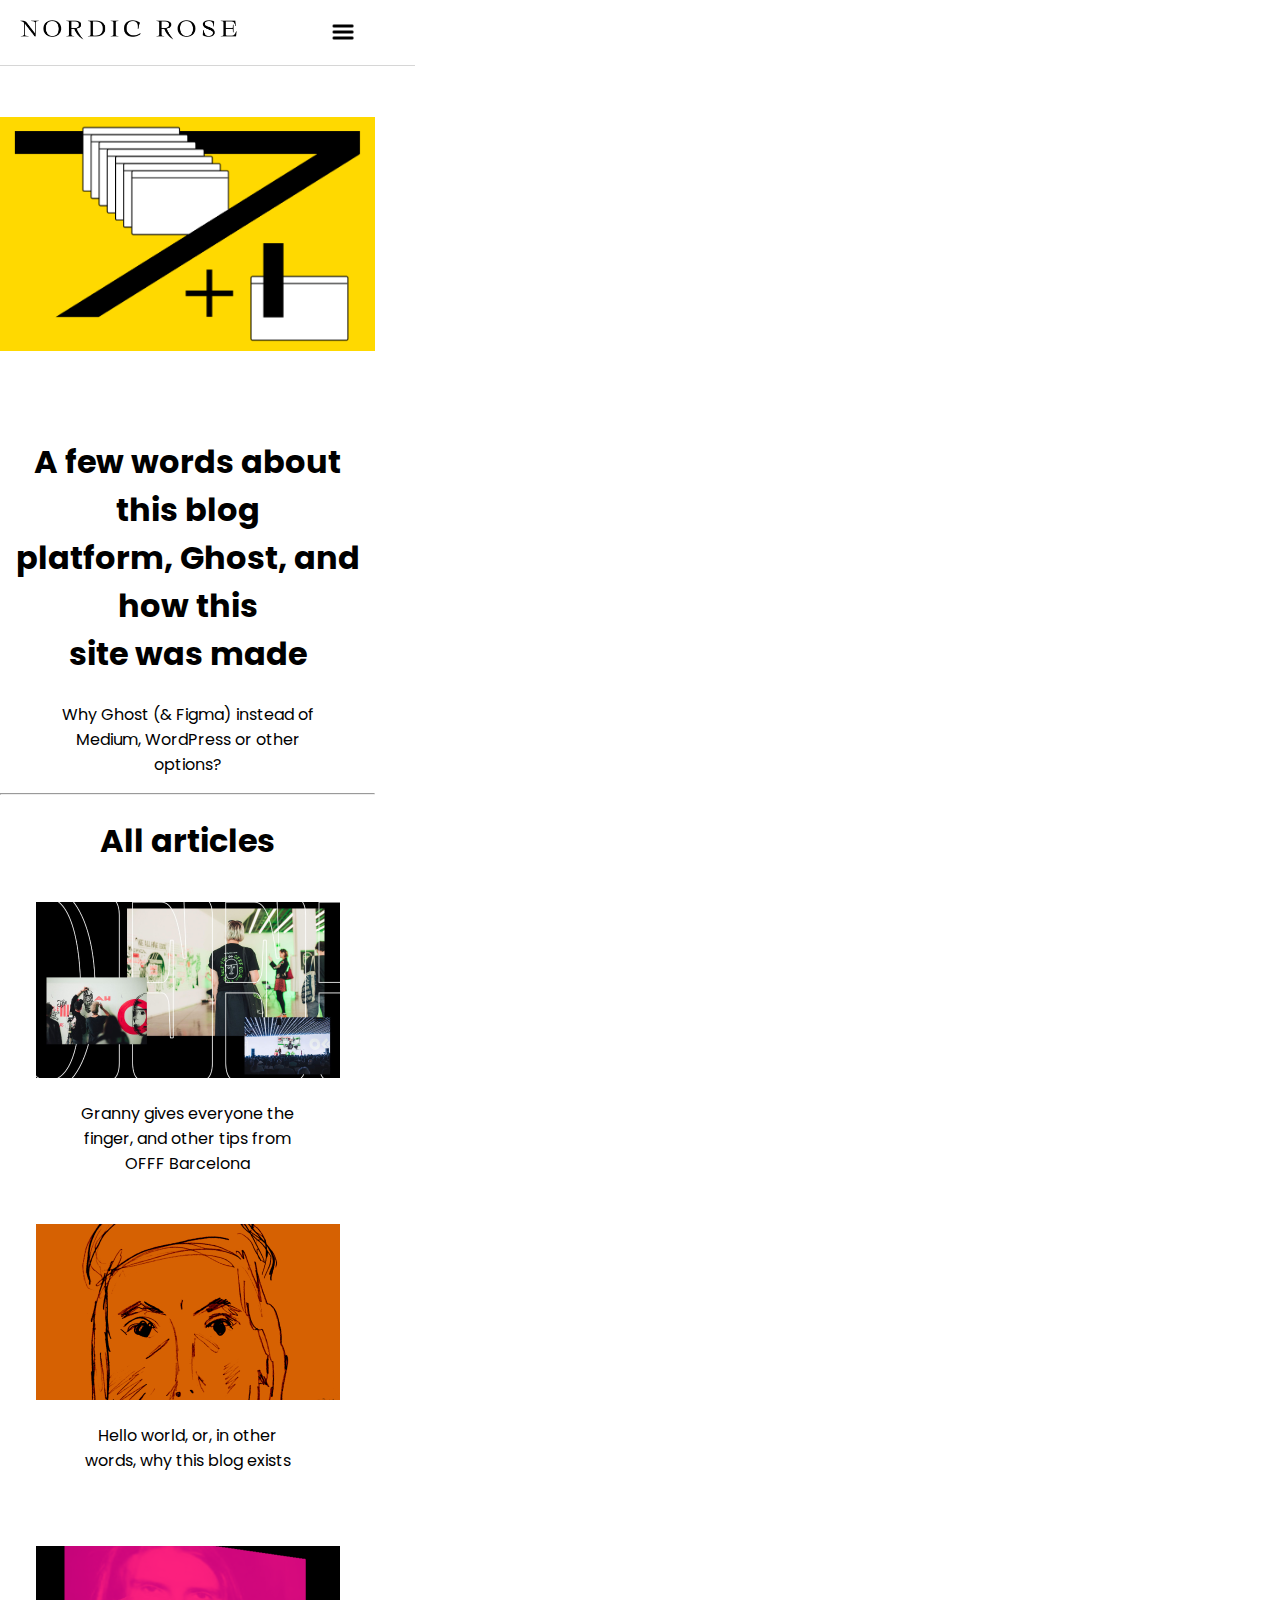
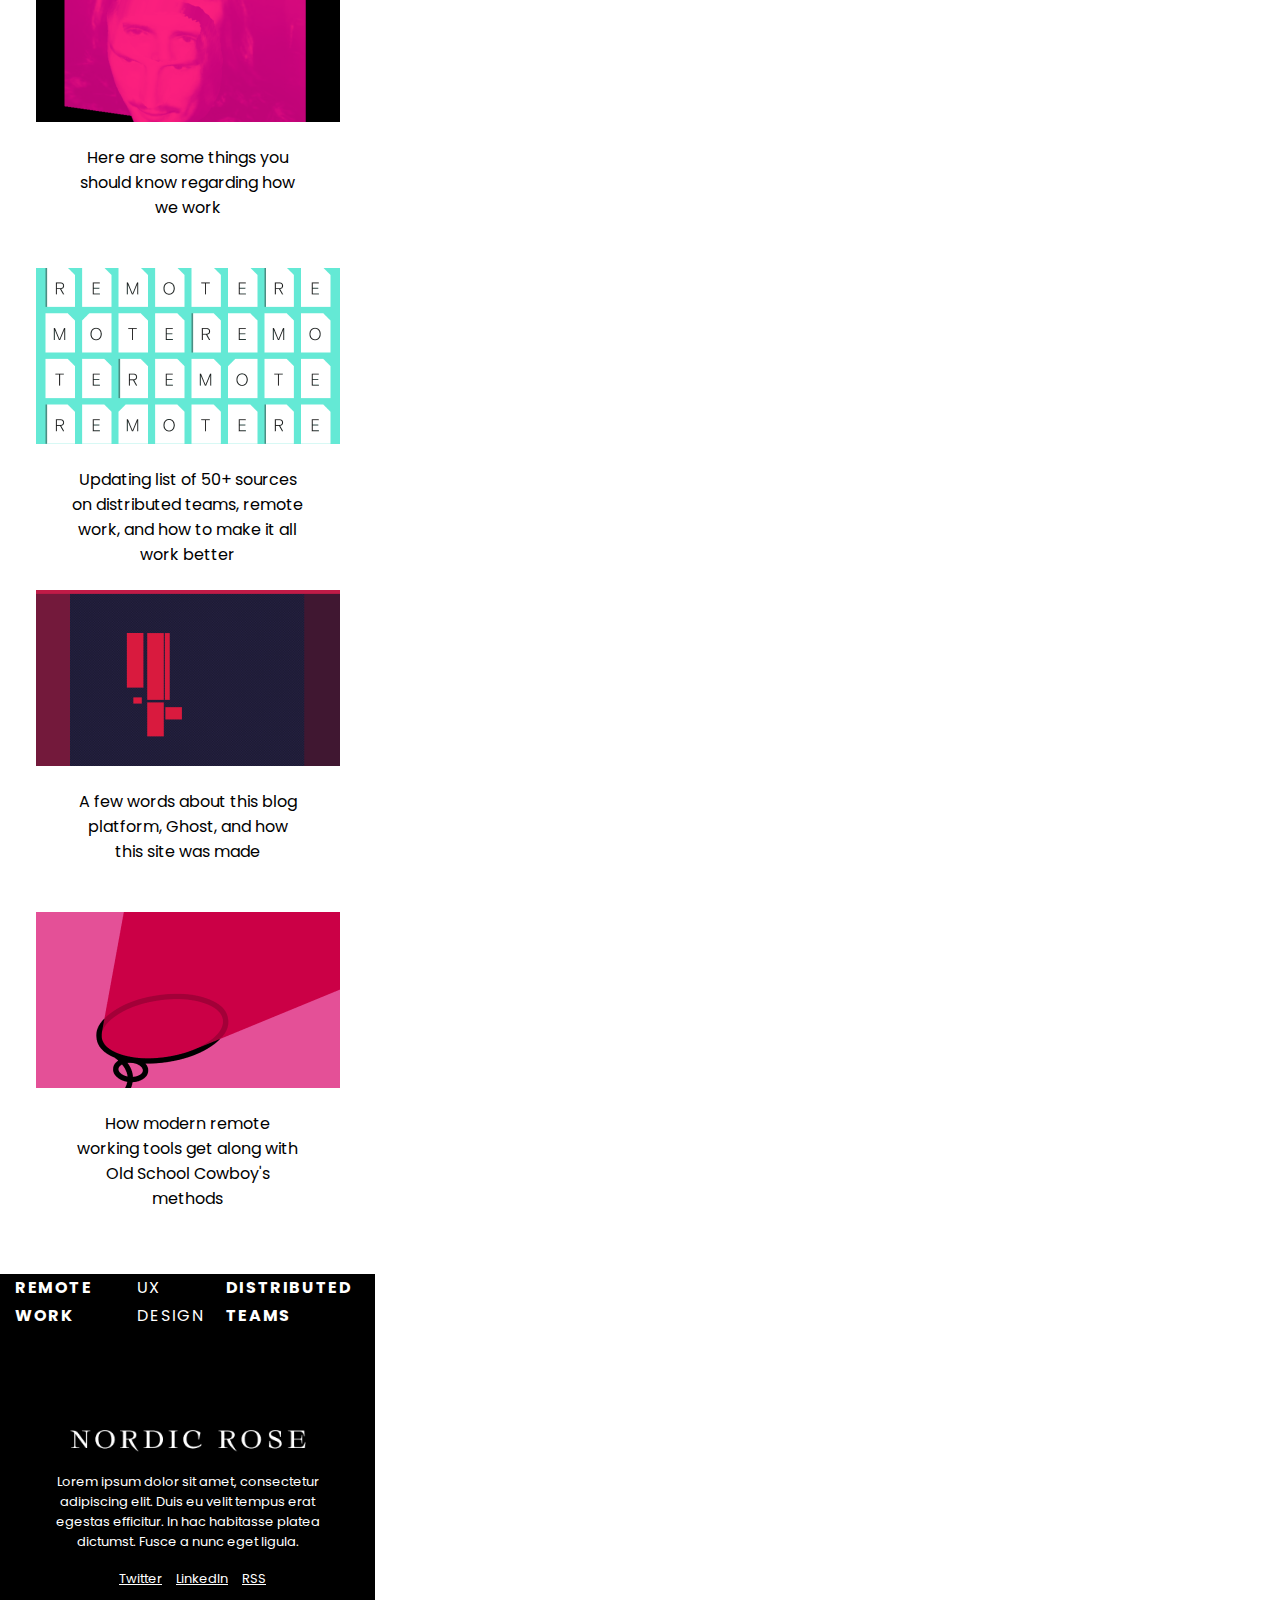
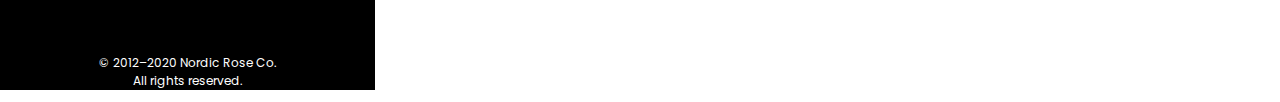
<file: index.html>
<!DOCTYPE html>
<html lang="en">
<head>
    <meta charset="UTF-8">
    <meta http-equiv="X-UA-Compatible" content="IE=edge">
    <meta name="viewport" content="width=device-width, initial-scale=1.0">
    <title>Project</title>
    <link rel="stylesheet" href="style.css">
</head>
<body>
<div class="navbar">
    <div class="container">
        
        <img class="logo" src="images/NORDIC ROSE.jng" alt="">
        
        <img class="burger" src="images/burger.png" alt="">
        
        
        
            <nav>
                <img class="exit" src="images/hiksa.png" alt="">
                
                <ul class="first-nav">
                    <li class="nav"><a href="#">BLOG</a></li>
                    <li class="nav"><a href="#">ABOUT</a></li>
                    <li class="nav"><a href="#">LINKS</a></li>
                    <li class="nav"><a href="#">PROJECTS</a></li>
            
                </ul>
            </nav>
        </div>
    </div>
    
    <div class="container-1">
        <img class="photo" src="images/image 2.png" alt="">
        
    
            <h1>
                <br> A few words about this blog 
                <br> platform, Ghost, and how this 
                <br> site was made
            </h1>
            <div class="text-1"><p>Why Ghost (& Figma) instead of 
               <br> Medium, WordPress or other 
                <br>options?</p>
            </div>
                <hr />
                <h2>
                    All articles
                </h2>
             
    </div>
    <div class="container-2">
        <div class="first-column"> 
         <div class="block">
            <a href="article.html"><img src="images/2.png"></a>
            <p>
                Granny gives everyone the 
                <br>finger, and other tips from
                <br> OFFF Barcelona
            </p>
         </div>
         <div class="block">
            <a href="article.html"><img src="images/3.png"></a>
            <p>
                Hello world, or, in other
                <br> words, why this blog exists
                

            </p>
            </div>
            <div class="block">
                <a href="article.html"><img src="images/1.png"></a>
                <p>
                    Here are some things you 
                    <br>should know regarding how 
                    <br>we work 
                </p>
                </div>
                <div class="block">
                    <a href="article.html"><img src="images/Rectangle 39.png"></a>
                    <p>
                        Updating list of 50+ sources 
                        <br>on distributed teams, remote 
                        <br>work, and how to make it all
                        <br> work better
                    </p>
                    </div>
                    <div class="block">
                        <a href="article.html"><img src="images/17.png"></a>
                        <p>
                            A few words about this blog 
                            <br>platform, Ghost, and how
                            <br> this site was made
                        </p>
                     </div> 
                     <div class="block">
                        <a href="article.html"><img src="images/12.png"></a>
                        <p>
                            How modern remote
                            <br> working tools get along with 
                            <br>Old School Cowboy's
                            <br> methods
                        </p>
                     </div> 

         
        </div>

            
            
     
       
   </div>
   <div class="wrap">
        <div class="links">
            <a href="#">Remote work</a>
            <a href="#">UX design</a>
            <a href="#">Distributed teams</a>
        </div>
        </div>
        <div class="footer">
            <img class="logo-footer" src="images/NORDIC ROSE.png" alt=""> 
        <p class="text-footer">
        Lorem ipsum dolor sit amet, consectetur
        <br> adipiscing elit. Duis eu velit tempus erat
        <br> egestas efficitur. In hac habitasse platea 
        <br>dictumst. Fusce a nunc eget ligula.
        </p>
        <div class="social-media">
        <a href="#">Twitter</a>
        <a href="#">LinkedIn</a>
        <a href="#">RSS</a>
        <p class="text-2">
            © 2012–2020 Nordic Rose Co.
            <br>All rights reserved. 
        </p>

    </div>

   </div>
   
   
    
</body>
</html>
</file>
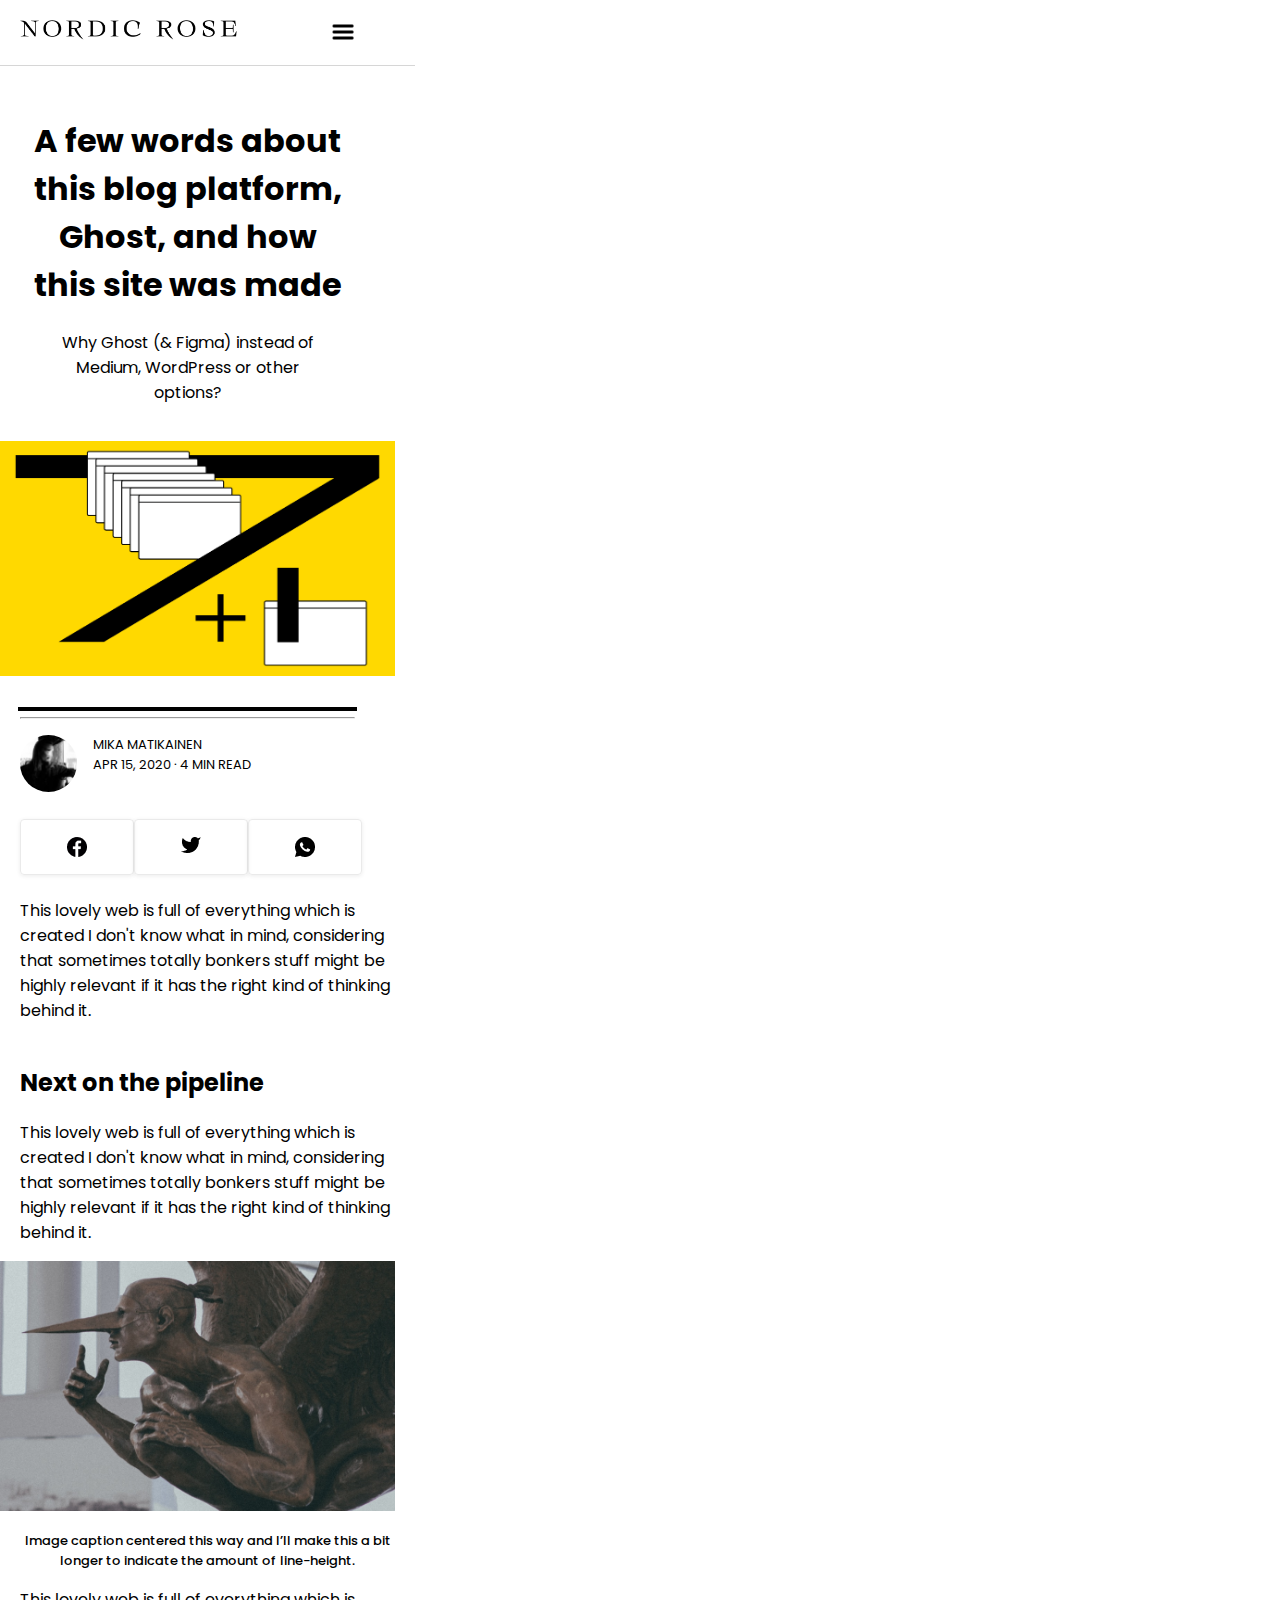
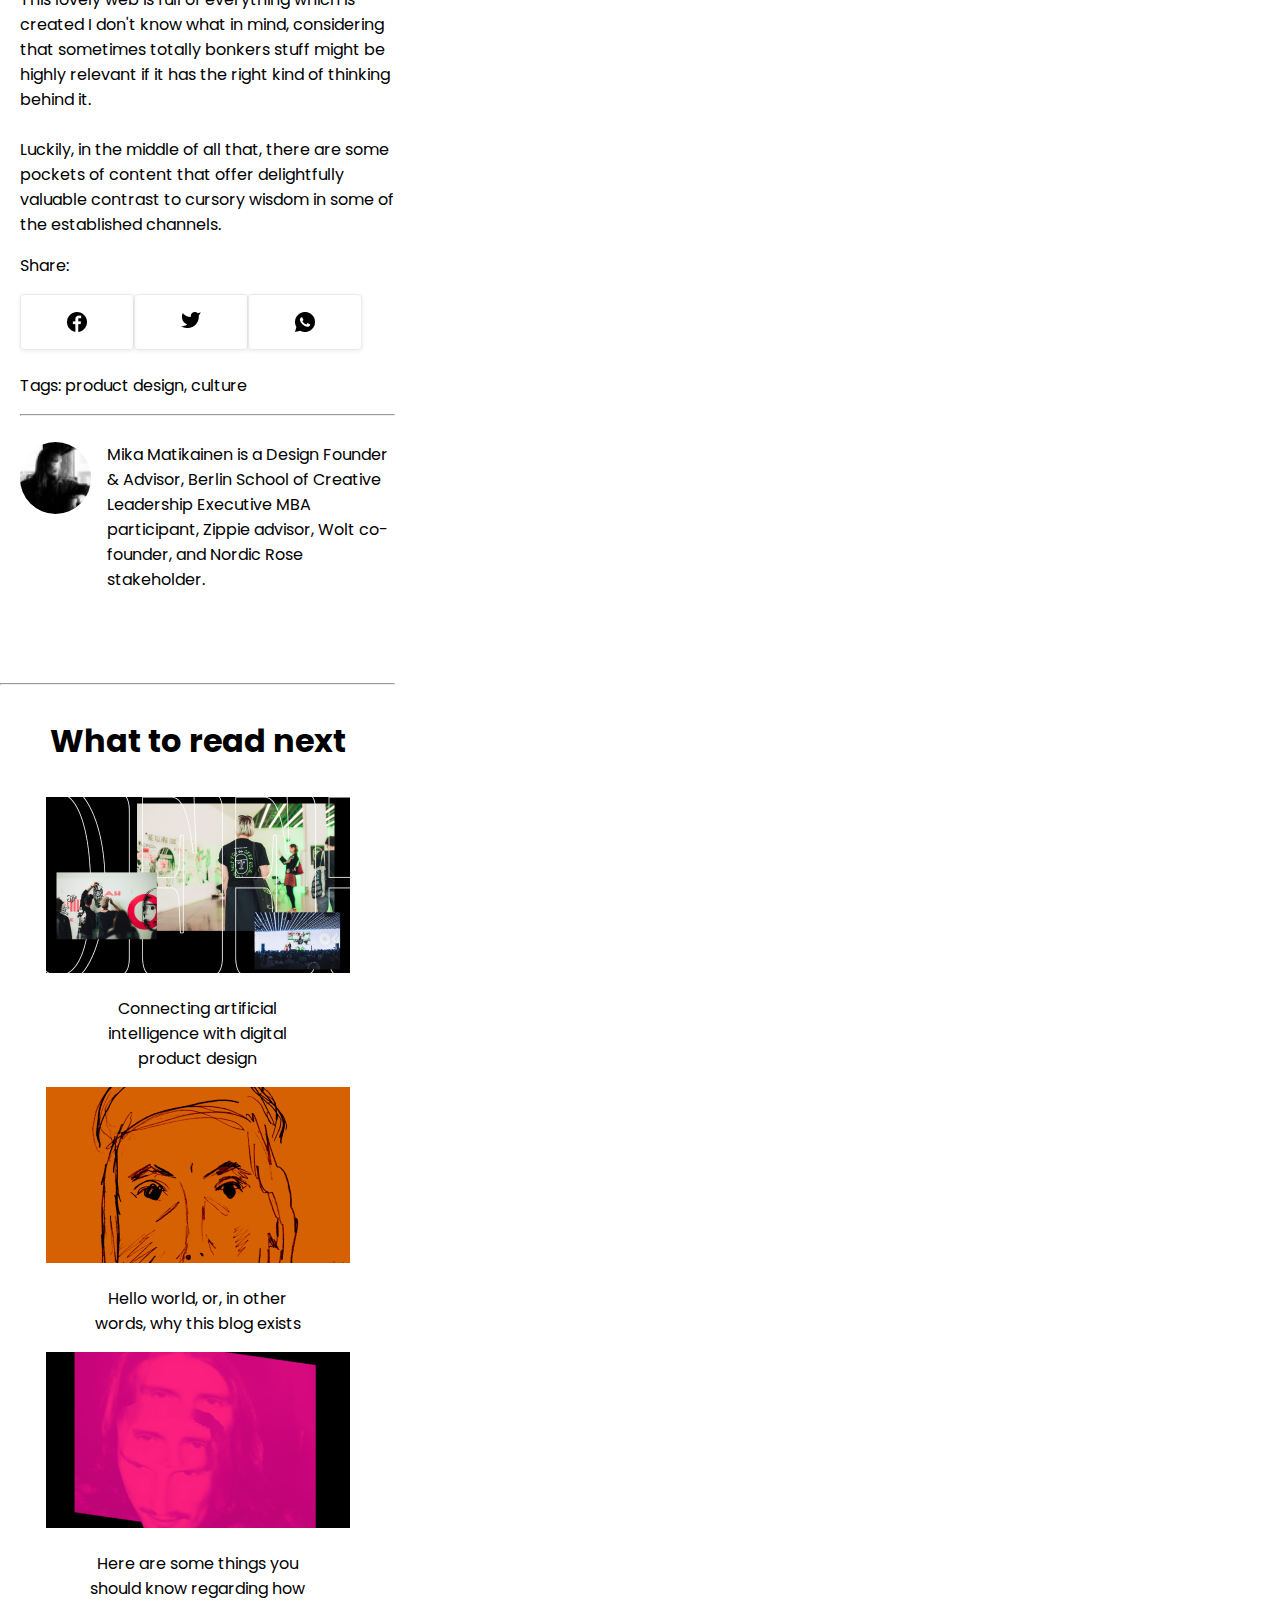
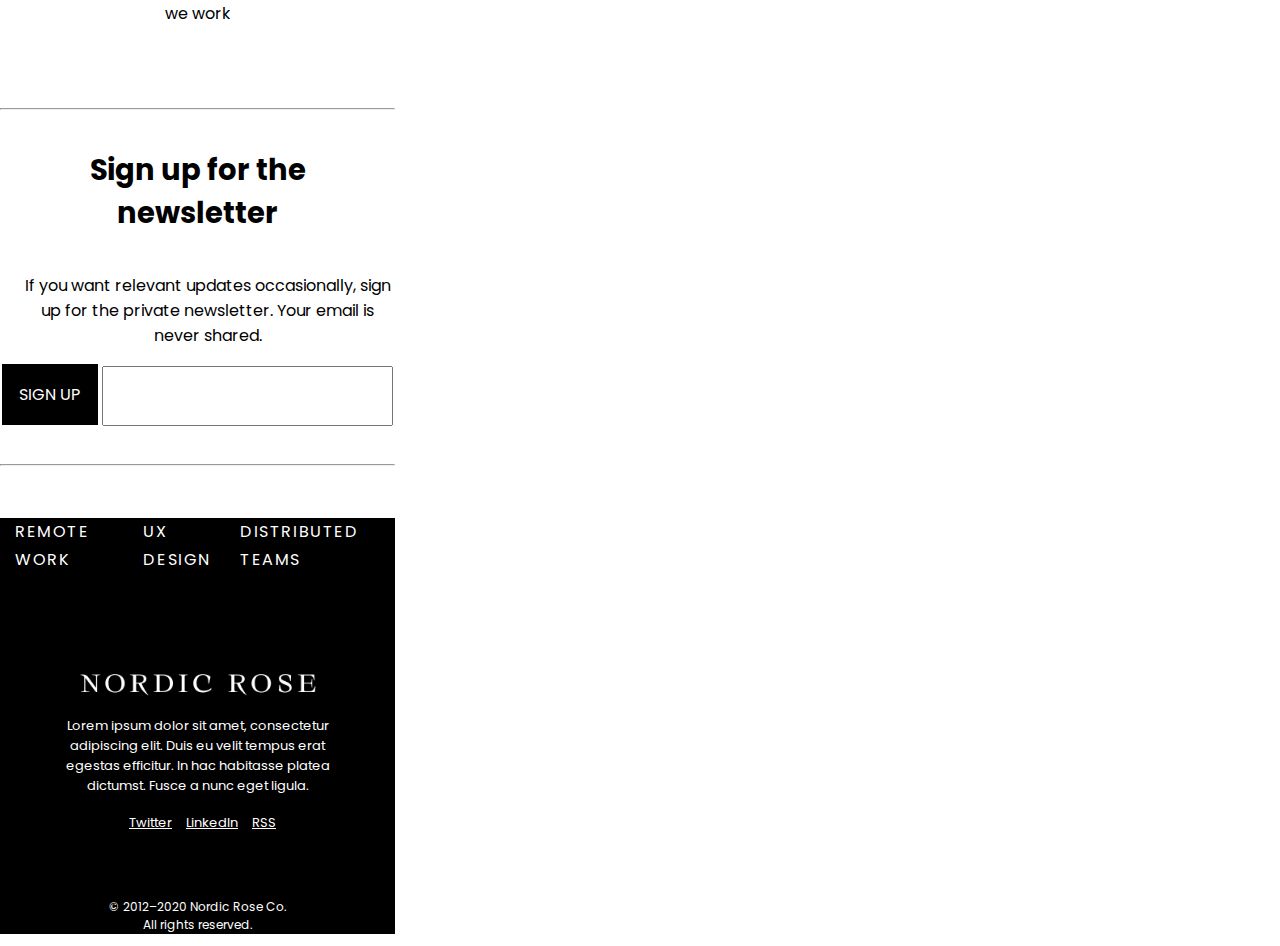
<file: article.html>
<!DOCTYPE html>
<html lang="en">
<head>
    <meta charset="UTF-8">
    <meta http-equiv="X-UA-Compatible" content="IE=edge">
    <meta name="viewport" content="width=device-width, initial-scale=1.0">
    <title>Article</title>
    <link rel="stylesheet" href="article.css">
</head>
<body>
    <div class="navbar">
        <div class="container">
            
            <a href="#"><img class="logo" src="images/NORDIC ROSE.jng" alt=""></a>
            
            <img class="burger" src="images/burger.png" alt="">
            <nav>

                <img class="exit" src="images/hiksa.png" alt="">

                <ul class="first-nav">
           
                    <li class="nav"><a href="#">BLOG</a></li>
                    <li class="nav"><a href="#">ABOUT</a></li>
                    <li class="nav"><a href="#">LINKS</a></li>
                    <li class="nav"><a href="#">PROJECTS</a></li>
            
                </ul>
            </nav>
        </div>
    </div>
    <div class="container-1">
        
        <h1>A few words about
            <br> this blog platform, 
            <br>Ghost, and how 
            <br>this site was made
        </h1>
            
            <div class="text">
                Why Ghost (& Figma) instead of 
                <br>Medium, WordPress or other 
                <br>options?
            </div>
                
            <img class="photo" src="images/image 2.png">

            <div class="line">
                <hr />
            </div>

    </div>
   
    <div class="author">
        
                <a href="#"><img class="photo-1" src="images/profile.png"></a>
                
                <div class="info">
                    Mika MAtikainen
                    <br>Apr 15, 2020 · 4 min read
                </div>
            
    </div>        
            <div class="social-media"> 
                
                    <a href="#"><img class="icon-1" src="images/facebook.png"></a>
                
              
                    <a href="#"><img class="icon-2" src="images/tiwtter.png"></a>  
                    
                    <a href="#"><img class="icon-3" src="images/Whats Up.png"></a>
               
                </div>
            </div>
    <div class="wrap">

         <p class="first">

            This lovely web is full of everything which is created I don't know what in mind, considering that sometimes totally bonkers stuff might be highly relevant if it has the right kind of thinking behind it. 

         </p>
         <h2>
            Next on the pipeline
         </h2>
         <p class="second">
            This lovely web is full of everything which is created I don't know what in mind, considering that sometimes totally bonkers stuff might be highly relevant if it has the right kind of thinking behind it. 

         </p>
    </div>    
        <img class="photo-2" src="images/Rectangle 8.png" alt="">
    <div class="wrap">    
        <p class="third">
            Image caption centered this way and I’ll make this a bit longer to indicate the amount of line-height. 

        </p>
        <p class="forth">
            This lovely web is full of everything which is created I don't know what in mind, considering that sometimes totally bonkers stuff might be highly relevant if it has the right kind of thinking behind it. 
            <br> 
            <br>Luckily, in the middle of all that, there are some pockets of content that offer delightfully valuable contrast to cursory wisdom in some of the established channels.
        </p>
        <p class="fifth">
            Share:
        </p>
        <div class="second-media">

            <a href="#"><img class="icon-1" src="images/facebook.png"></a>
                
              
            <a href="#"><img class="icon-2" src="images/tiwtter.png"></a>  
            
            <a href="#"><img class="icon-3" src="images/Whats Up.png"></a>

        </div>

       <p class="sixth">
          
        Tags: product design, culture

       </p>

       <div class="line-1">
           <hr />
       </div>
       <div class="author-1">    
        <img class="photo-3" src="images/profile.png" >
        <div class="info-1" >
            Mika Matikainen is a Design Founder & Advisor, Berlin School of Creative Leadership Executive MBA participant, Zippie advisor, Wolt co-founder, and Nordic Rose stakeholder.
        </div>  
      </div>
      
    </div>   
    
    <div class="line-2">
        <hr />
    </div>
   
    <div class="wrap-1">
        
            <h3>
            What to read next
            </h3>
    
            <div class="block">
                <a href="#">
                    <img src="images/2.png" alt="">
                </a>
                <p>
                    Connecting artificial 
                    <br>intelligence with digital 
                    <br>product design
                </p>
            </div>
            
        
            <div class="block">
                <a href="#">
                    <img src="images/3.png" alt="">
                </a>
                <p>
                    Hello world, or, in other
                    <br> words, why this blog exists
                </p>
            </div>
            
        
      
            <div class="block">
                <a href="#">
                    <img src="images/1.png" alt="">
                </a>
                <p>
                    Here are some things you
                    <br> should know regarding how 
                    <br>we work 
                </p>
            </div>
            <div class="line-3">
                <hr />
            </div>
            <h4>
                Sign up for the 
                <br>newsletter
            </h4>
            <p class="seventh">
                If you want relevant updates occasionally, sign up for the private newsletter. Your email is never shared. 

            </p>
            <div class="sign">
            <form action="">
                <label for="sign-up">
                    SIGN UP

                </label>
                <input type="text" name="sign-up">
            </form>

            </div>
            <div class="line-4">
                <hr />
            </div>
            
    </div>

    
    

    
    <div class="wrap-2">
        <div class="links">
            <a href="#">Remote work</a>
            <a href="#">UX design</a>
            <a href="#">Distributed teams</a>
        </div>
        </div>
        <div class="footer">
            <img class="logo-footer" src="images/NORDIC ROSE.png" alt=""> 
        <p class="text-footer">
        Lorem ipsum dolor sit amet, consectetur
        <br> adipiscing elit. Duis eu velit tempus erat
        <br> egestas efficitur. In hac habitasse platea 
        <br>dictumst. Fusce a nunc eget ligula.
        </p>
        <div class="third-media">
        <a href="#">Twitter</a>
        <a href="#">LinkedIn</a>
        <a href="#">RSS</a>
        <p class="end-text">
            © 2012–2020 Nordic Rose Co.
            <br>All rights reserved. 
        </p>

    </div>
    
    
</body>
</html>
</file>
<file: style.css>
@import url('https://fonts.googleapis.com/css2?family=Poppins&display=swap');

:root {
    --primary-color: #000000;
}
body{
    font-family:'Poppins';
    background-color: #FFFFFF;
    margin: 0;
    overflow-x: hidden;
    
    
}
.burger{
    width: 24px;
    height: 24px;
    cursor: pointer;
    display: flex;
    margin-left: 94px;
     
    
}
.exit{
    width: 34px;
    height: 34px;
    float: right;
    margin: .5em;
    cursor: pointer;
    
}

.logo{
    width: 217px;
height: 20px;

}

.container{
    display: flex;
    max-width: 375px;
    box-shadow: 0px 1px 0px rgba(0, 0, 0, 0.16);
    height: 25px;
    padding: 20px;
}
.photo{
    margin-top: 52px;
width: 375px;
}
.container-1{
    max-width: 375px;
    text-align: center;
}
h1{
    margin-top: 32px;
}
.text-1{
    margin-top: 24px;
}
h2{
    font-size: 32px;
line-height: 38px;
}
.container-2{
    max-width: 375px;
    text-align: center;
}
.block{
    margin-top: 42px;
    height: 280px;
}

.links{
    background-color: #000000;
    color: #FFFFFF;
    max-width: 375px;
    flex-shrink: 0;
display: flex;
}
.wrap a{
    text-decoration: none;
    color: #FFFFFF;
    margin-left: 15px;
font-style: normal;
font-weight: normal;
font-size: 16px;
line-height: 28px;
letter-spacing: 0.1em;
text-transform: uppercase;

}
.wrap a:nth-child(odd){
    font-weight: bold;
}
.logo-footer{
    width: 236px;
height: 22px;
margin-top: 100px;

}
.footer{
    background-color: var(--primary-color);
    max-width: 375px;
    text-align: center;
    align-items: center;
}
.text-footer{
    color: #FFFFFF;
    font-size: 13px;

}
.social-media a{
    font-size: 13px;
    color: #FFFFFF;
    padding-left: 10px;
text-align: center;

}
.wrap{
    margin-top: 82px;
}
.text-2{
    color: #FFFFFF;
    font-size: 12px;
    margin-top: 64px;
}
nav.menu-btn{
    display: block;
}
nav{
    display: none;
    position: fixed;
z-index: 999;
width: 66%;
right: 0;
top: 0;
background-color: darkblue;
height: 100vh;
padding: 1em;

}
ul.first-nav{
    margin-top: 5em;
}
li a{
    color: white;
    text-decoration: none;
    display: block;
    padding: 10px;
    text-align: right;
    
}
</file>
<file: article.css>
@import url('https://fonts.googleapis.com/css2?family=Poppins&display=swap');

:root {
    --primary-color: #000000;
}

body{
    font-family:'Poppins';
    background-color: #FFFFFF;
    margin: 0;
}
.burger{
    width: 24px;
    height: 24px;
    cursor: pointer;
    display: flex;
    margin-left: 94px;
}
.logo{
    width: 217px;
height: 20px;
}
.exit{
    width: 34px;
    height: 34px;
    float: right;
    margin: .5em;
    cursor: pointer;
}
.container{
    display: flex;
    box-shadow: 0px 1px 0px rgba(0, 0, 0, 0.16);
    height: 25px;
    padding: 20px;
    max-width: 375px;
}
nav.menu-btn{
    display: block;
}
nav{
    display: none;
    position: fixed;
z-index: 999;
width: 66%;
right: 0;
top: 0;
background-color: darkblue;
height: 100vh;
padding: 1em;

}
ul.first-nav{
    margin-top: 5em;
}
li a{
    color: white;
    text-decoration: none;
    display: block;
    padding: 10px;
    text-align: right;
    
}
.container-1{
    text-align: center;
    max-width: 375px;
}
h1{
    margin-top: 52px;
}
text{
    margin-top: 24px;
}
.photo{
    width: 395px;
height: 235px;
margin-top: 36px;
}
.line{
    margin-top: 24px;
    border: 2px solid #000000;
    height: 0px;
    width: 335px;
    margin-left: auto;
    margin-right: auto;
    
}
.author{
    text-align: start;
    max-width: 375px; 
    padding-left: 20px;
    margin-top: 24px;
    display: flex;
   
}
.photo-1{
    border-radius: 50%;
    width: 57px;
height: 57px;
}
.info{
    margin-left: 16px;
    text-transform: uppercase;
    font-size: 13px;
    
}
.social-media{
    display: flex;
    margin-top: 20px;
    padding-left: 20px;
}
.icon-1{
    border-radius: 4px;
    border: 1px solid #EAEAEA;
    box-shadow: 0px 1px 4px rgba(0, 0, 0, 0.08);
    padding: 17px 46px 17px 46px;

}
.icon-2{
    border-radius: 4px;
    border: 1px solid #EAEAEA;
    box-shadow: 0px 1px 4px rgba(0, 0, 0, 0.08);
    padding: 17px 46px 21px 46px;
}
.icon-3{
    border-radius: 4px;
    border: 1px solid #EAEAEA;
    box-shadow: 0px 1px 4px rgba(0, 0, 0, 0.08);
    padding: 17px 46px 17px 46px;
}
.wrap{
    max-width: 375px;
    padding-left: 20px;
    

    
}

h2{
    margin-top: 42px;
    
}
.photo-2{
    width: 395px;
height: 250px;
}
.third{
    text-align: center;
    font-weight: 500;
    font-size: 13px;
}
.second-media{
    display: flex;
}
.line-1{
    height: 0px;
}
.author-1{
    margin-top: 28px;
    display: flex;
}
.photo-3{
    border-radius: 50%;
    width: 71.25px;
height: 71.25px;
}
.info-1{
    margin-left: 16px;
}
.line-2{
    width: 395px;
    margin-top: 91px;
}
.wrap-1{
    text-align: center;
    max-width: 395px;
}
h3{
    font-size: 32px;
}
.line-3{
    margin-top: 82px;
}
h4{
    font-size: 29px;
    
}
.seventh{
    padding-left: 20px;
}
label{
    display: inline-block;
    color: #FFFFFF;
    background-color: var(--primary-color);
    padding: 18px 17px 18px 17px ;
    
    
}
input{
    height: 54px;
    width: 283px;
}
.line-4{
    margin-top: 38px;
}
.links{
    background-color: #000000;
    color: #FFFFFF;
    max-width: 395px;
    flex-shrink: 0;
display: flex;
}
.wrap-2 a{
    text-decoration: none;
    color: #FFFFFF;
    margin-left: 15px;
font-style: normal;
font-weight: normal;
font-size: 16px;
line-height: 28px;
letter-spacing: 0.1em;
text-transform: uppercase;


}
.wrap a:nth-child(odd){
    font-weight: bold;
}
.logo-footer{
    width: 236px;
height: 22px;
margin-top: 100px;

}
.footer{
    background-color: var(--primary-color);
    max-width: 395px;
    text-align: center;
    align-items: center;
}
.text-footer{
    color: #FFFFFF;
    font-size: 13px;

}
.third-media a{
    font-size: 13px;
    color: #FFFFFF;
    padding-left: 10px;
text-align: center;

}
.wrap-2{
    margin-top: 52px;
}
.end-text{
    color: #FFFFFF;
    font-size: 12px;
    margin-top: 64px;
}
</file>
